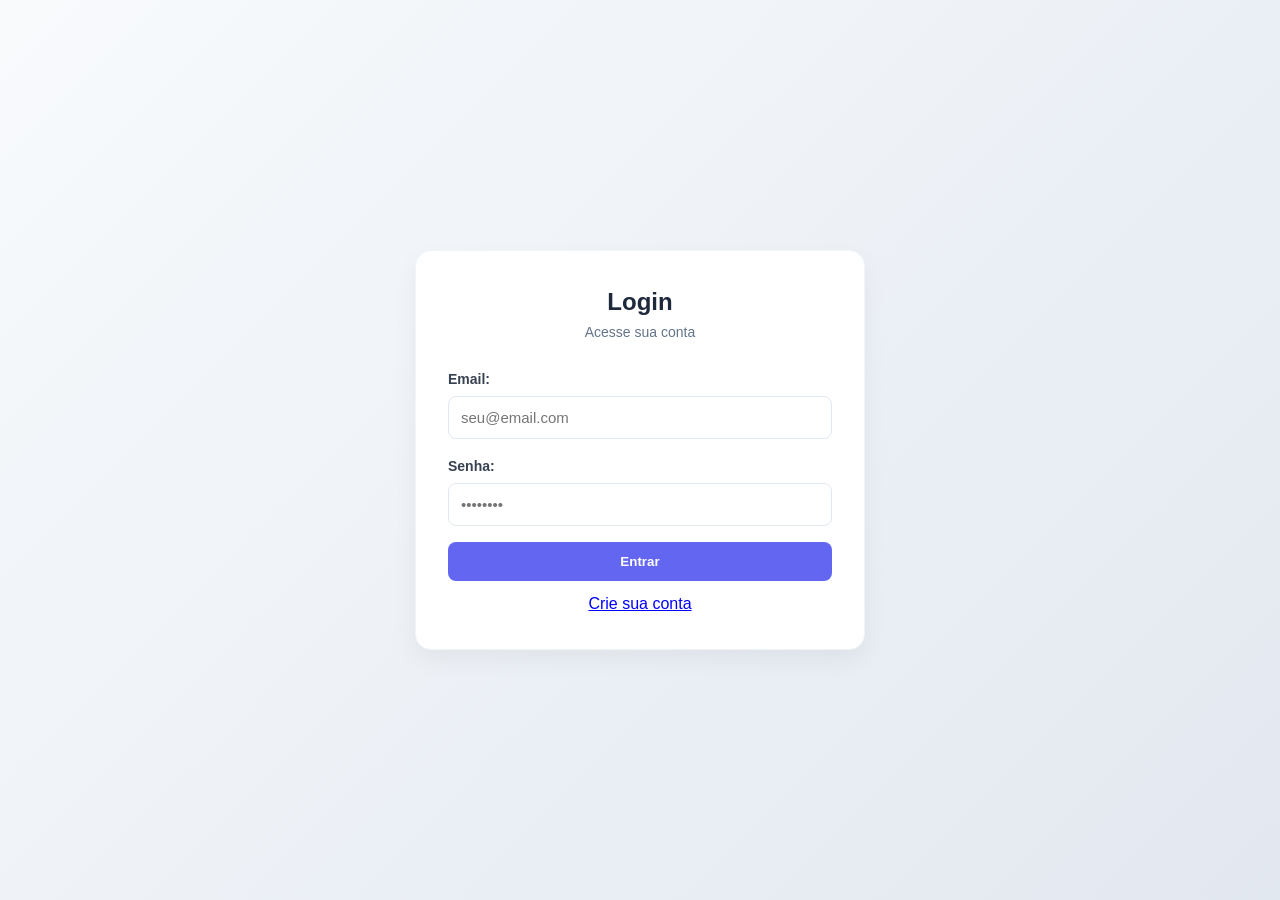
<file: demo/src/main/resources/static/index.html>
<!DOCTYPE html>
<html lang="en">
<head>
    <meta charset="UTF-8">
    <meta name="viewport" content="width=device-width, initial-scale=1.0">
    <title>Login</title>
    <link rel="stylesheet" href="style.css">
</head>
<body>
    <div class="container-main">
        <div class="card">
            <div class="page-header">
                <h1>Login</h1>
                <p>Acesse sua conta</p>
            </div>

            <form id="loginForm">
                <div class="form-group">
                    <label>Email:</label>
                    <input type="email" id="email" placeholder="seu@email.com" required>
                </div>

                <div class="form-group">
                    <label>Senha:</label>
                    <input type="password" id="password" placeholder="••••••••" required>
                </div>

                <button type="submit" class="btn btn-primary" id="loginBtn">
                    <span class="btn-text">Entrar</span>
                </button>
                <a class="register" href="cadastroUser.html">Crie sua conta</a>
            </form>

            <p id="message" class="alert" style="display:none; margin-top:15px;"></p>
        </div>
    </div>

    <script>
        const form = document.getElementById("loginForm");
        const message = document.getElementById("message");

        form.addEventListener("submit", async (e) => {
            e.preventDefault();
            message.style.display = "none";

            const email = document.getElementById("email").value;
            const password = document.getElementById("password").value;

            try {
                const response = await fetch("/login", {
                    method: "POST",
                    headers: { "Content-Type": "application/json" },
                    credentials: "include",
                    body: JSON.stringify({
                        email: email,
                        senha: password
                    })
                });

                const text = await response.text();
                
                if (response.ok) {
                    window.location.href = "home.html";
                } else {
                    message.innerText = text;
                    message.className = "alert alert-error";
                    message.style.display = "block";
                }

            } catch (err) {
                message.innerText = "Erro ao conectar com o servidor";
                message.className = "alert alert-error";
                message.style.display = "block";
            }
        });
    </script>
</body>
</html>
</file>
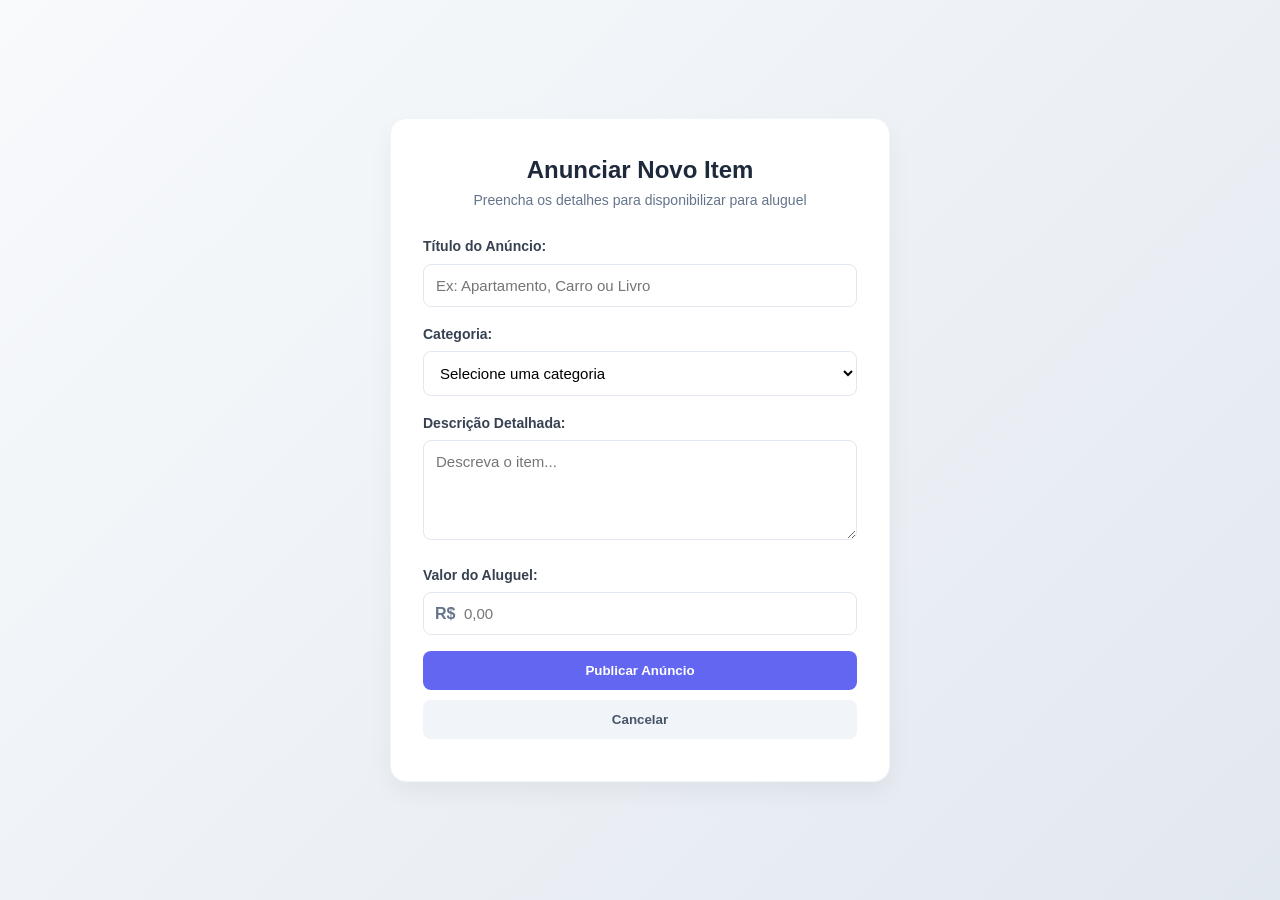
<file: demo/src/main/resources/static/cadastroItem.html>
<!DOCTYPE html>
<html lang="en">
<head>
    <meta charset="UTF-8">
    <meta name="viewport" content="width=device-width, initial-scale=1.0">
    <title>Anunciar Item - LocateHub</title>
    <link rel="stylesheet" href="style.css">
</head>
<body>
    <div class="container-main" style="max-width: 500px;">
        <div class="card">
            <div class="page-header">
                <h1>Anunciar Novo Item</h1>
                <p>Preencha os detalhes para disponibilizar para aluguel</p>
            </div>

            <form id="itemForm">
                <div class="form-group">
                    <label>Título do Anúncio:</label>
                    <input type="text" id="nomeItem" placeholder="Ex: Apartamento, Carro ou Livro" required>
                </div>

                <div class="form-group">
                    <label>Categoria:</label>
                    <select id="categoriaItem" required>
                        <option value="" disabled selected>Selecione uma categoria</option>
                        <option value="IMOVEL">Imóvel</option>
                        <option value="AUTOMOVEL">Automóvel</option>
                        <option value="ITEM">Item</option>
                    </select>
                </div>

                <div class="form-group">
                    <label>Descrição Detalhada:</label>
                    <textarea id="descricaoItem" placeholder="Descreva o item..." required></textarea>
                </div>

                <div class="form-group">
                    <label>Valor do Aluguel:</label>
                    <div class="input-group-price">
                        <span>R$</span>
                        <input type="number" id="precoItem" step="0.01" placeholder="0,00" required>
                    </div>
                </div>

                <button type="submit" class="btn btn-primary" id="saveItemBtn">Publicar Anúncio</button>
                <button type="button" onclick="window.location.href='home.html'" class="btn btn-secondary">Cancelar</button>
            </form>

            <p id="message" class="alert" style="display:none;"></p>
        </div>
    </div>

    <script>
        const itemForm = document.getElementById("itemForm");
        const message = document.getElementById("message");
        const btn = document.getElementById("saveItemBtn");

        itemForm.addEventListener("submit", async (e) => {
            e.preventDefault();
            btn.classList.add("loading");
            btn.innerText = "Enviando...";
            message.style.display = "none";

            const payload = {
                nome: document.getElementById("nomeItem").value,
                categoria: document.getElementById("categoriaItem").value,
                descricao: document.getElementById("descricaoItem").value,
                preco: parseFloat(document.getElementById("precoItem").value)
            };

            try {
                const response = await fetch("/itens", {
                    method: "POST",
                    headers: { "Content-Type": "application/json" },
                    credentials: "include",
                    body: JSON.stringify(payload)
                });

                if (response.ok) {
                    message.innerText = "Item cadastrado com sucesso!";
                    message.className = "alert alert-success";
                    message.style.display = "block";
                    itemForm.reset();
                } else {
                    const errorMsg = await response.text();
                    message.innerText = "Erro: " + errorMsg;
                    message.className = "alert alert-error";
                    message.style.display = "block";
                }
            } catch (err) {
                message.innerText = "Erro ao conectar.";
                message.className = "alert alert-error";
                message.style.display = "block";
            } finally {
                btn.classList.remove("loading");
                btn.innerText = "Publicar Anúncio";
            }
        });
    </script>
</body>
</html>
</file>
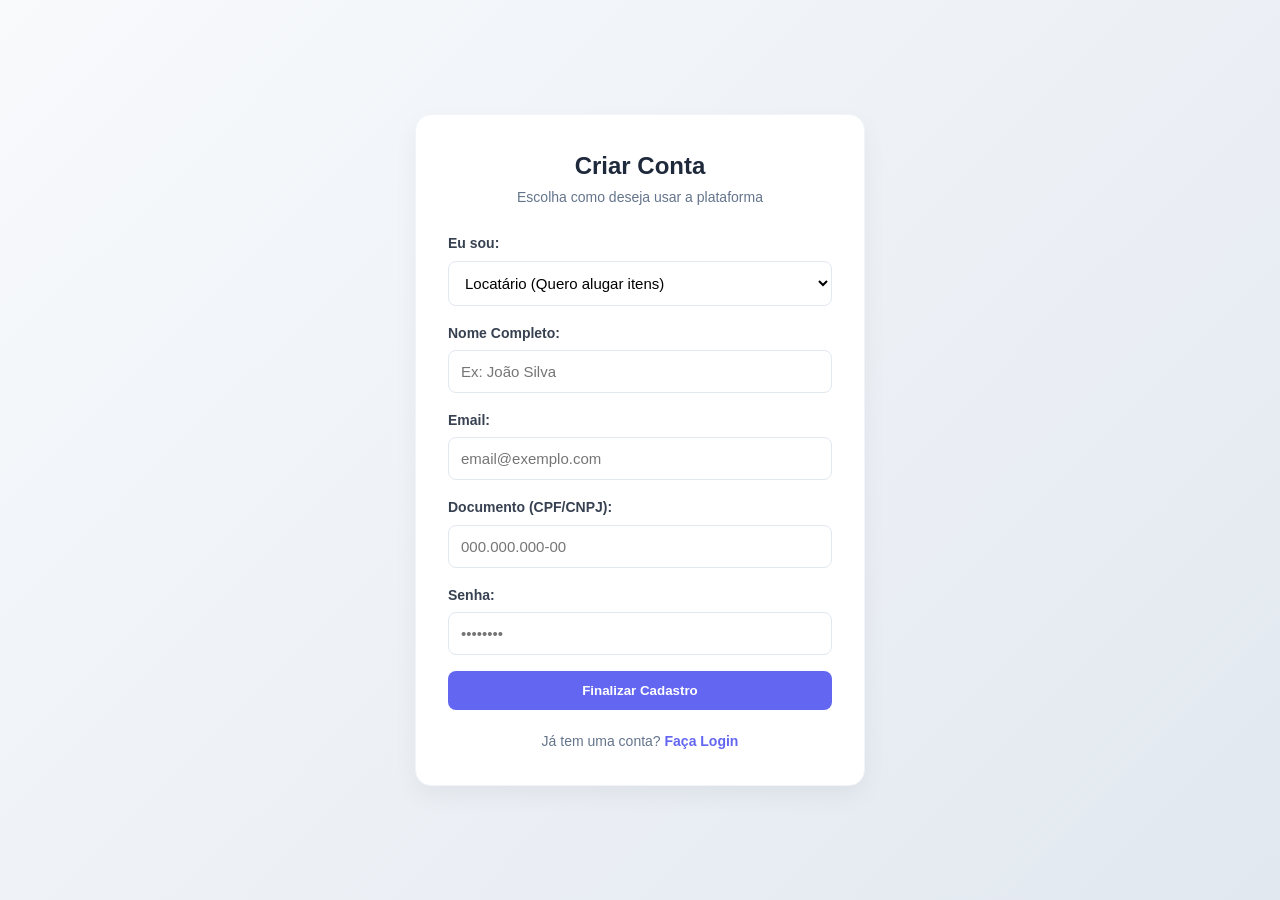
<file: demo/src/main/resources/static/cadastroUser.html>
<!DOCTYPE html>
<html lang="en">
<head>
    <meta charset="UTF-8">
    <meta name="viewport" content="width=device-width, initial-scale=1.0">
    <title>Cadastro - LocateHub</title>
    <link rel="stylesheet" href="style.css">
</head>
<body>
    <div class="container-main">
        <div class="card">
            <div class="page-header">
                <h1>Criar Conta</h1>
                <p>Escolha como deseja usar a plataforma</p>
            </div>

            <form id="registerForm">
                <div class="form-group">
                    <label>Eu sou:</label>
                    <select id="userType">
                        <option value="userLocatario">Locatário (Quero alugar itens)</option>
                        <option value="userLocador">Locador (Quero oferecer itens)</option>
                    </select>
                </div>

                <div class="form-group">
                    <label>Nome Completo:</label>
                    <input type="text" id="nome" placeholder="Ex: João Silva" required>
                </div>

                <div class="form-group">
                    <label>Email:</label>
                    <input type="email" id="email" placeholder="email@exemplo.com" required>
                </div>

                <div class="form-group">
                    <label>Documento (CPF/CNPJ):</label>
                    <input type="text" id="documento" placeholder="000.000.000-00" required>
                </div>

                <div class="form-group">
                    <label>Senha:</label>
                    <input type="password" id="password" placeholder="••••••••" required>
                </div>

                <button type="submit" class="btn btn-primary" id="registerBtn">
                    <span class="btn-text">Finalizar Cadastro</span>
                </button>
            </form>

            <p id="message" class="alert" style="display:none;"></p>

            <div style="text-align: center; margin-top: 20px;">
                <p style="font-size: 14px; color: #64748b;">
                    Já tem uma conta? <a href="login.html" style="color: #6366F1; text-decoration: none; font-weight: 600;">Faça Login</a>
                </p>
            </div>
        </div>
    </div>

    <script>
        const form = document.getElementById("registerForm");
        const message = document.getElementById("message");
        const btn = document.getElementById("registerBtn");

        form.addEventListener("submit", async (e) => {
            e.preventDefault();
            btn.classList.add("loading");
            btn.innerText = "Processando...";
            message.style.display = "none";

            console.log(document.getElementById("userType").value)

            const payload = {
                email: document.getElementById("email").value,
                senha: document.getElementById("password").value,
                documento: document.getElementById("documento").value,
                nome: document.getElementById("nome").value,
                locador: document.getElementById("userType").value === "userLocador"
            };

            try {
                const response = await fetch("/register", {
                    method: "POST",
                    headers: { "Content-Type": "application/json" },
                    body: JSON.stringify(payload)
                });

                if (response.ok) {
                    message.innerText = "Cadastro realizado!";
                    message.className = "alert alert-success";
                    message.style.display = "block";
                    setTimeout(() => window.location.href = "/", 2000);
                } else {
                    const errorText = await response.text();
                    message.innerText = errorText || "Erro ao cadastrar.";
                    message.className = "alert alert-error";
                    message.style.display = "block";
                    btn.classList.remove("loading");
                    btn.innerText = "Finalizar Cadastro";
                }
            } catch (err) {
                message.innerText = "Erro de conexão.";
                message.className = "alert alert-error";
                message.style.display = "block";
                btn.classList.remove("loading");
                btn.innerText = "Finalizar Cadastro";
            }
        });
    </script>
</body>
</html>
</file>
<file: demo/src/main/resources/static/style.css>
/* Padrão Visual Universal - LocateHub */

* {
    margin: 0;
    padding: 0;
    box-sizing: border-box;
}

body {
    font-family: -apple-system, BlinkMacSystemFont, 'Segoe UI', Roboto, sans-serif;
    background: linear-gradient(135deg, #f8fafc 0%, #e2e8f0 100%);
    min-height: 100vh;
    display: flex;
    align-items: center;
    justify-content: center;
    padding: 20px;
    line-height: 1.6;
}

.register {
    color: blue;
    display: block;
    text-align: center;
}

/* Container Principal */
.container-main {
    width: 100%;
    max-width: 450px;
}

/* Cartão Blanco Central */
.card {
    background: #ffffff;
    border-radius: 16px;
    padding: 32px;
    box-shadow: 0 10px 25px rgba(0, 0, 0, 0.05);
    border: 1px solid #f1f5f9;
}

/* Cabeçalho */
.page-header {
    text-align: center;
    margin-bottom: 24px;
}

.page-header h1 {
    color: #1e293b;
    font-size: 1.5rem;
    font-weight: 700;
}

.page-header p {
    color: #64748b;
    font-size: 14px;
}

/* Grupos de Formulário */
.form-group {
    margin-bottom: 16px;
}

.form-group label {
    display: block;
    font-size: 14px;
    font-weight: 600;
    color: #374151;
    margin-bottom: 6px;
}

/* Inputs, Selects e Textareas */
.form-input, 
.form-group input, 
.form-group select, 
.form-group textarea {
    width: 100%;
    border: 1.5px solid #e2e8f0;
    border-radius: 8px;
    padding: 12px;
    font-size: 15px;
    background-color: white;
    font-family: inherit;
    transition: all 0.2s;
}

.form-group textarea {
    resize: vertical;
    min-height: 100px;
}

.form-group input:focus, 
.form-group select:focus, 
.form-group textarea:focus {
    border-color: #6366F1;
    outline: none;
    box-shadow: 0 0 0 3px rgba(99, 102, 241, 0.1);
}

/* Grupo de Preço com Prefixo R$ */
.input-group-price {
    position: relative;
    display: flex;
    align-items: center;
}

.input-group-price span {
    position: absolute;
    left: 12px;
    color: #64748b;
    font-weight: 600;
    z-index: 1;
}

.input-group-price input {
    padding-left: 40px;
}

/* Botões */
.btn {
    width: 100%;
    padding: 12px;
    border-radius: 8px;
    font-weight: 600;
    cursor: pointer;
    transition: all 0.2s;
    border: none;
    display: flex;
    justify-content: center;
    align-items: center;
    margin-bottom: 10px;
}

.btn-primary {
    background: #6366F1;
    color: white;
}

.btn-primary:hover {
    background: #4f46e5;
    transform: translateY(-1px);
}

.btn-secondary {
    background: #f1f5f9;
    color: #475569;
}

/* Estado de Loading */
.btn.loading {
    opacity: 0.7;
    cursor: not-allowed;
    pointer-events: none;
}

/* Alertas */
.alert {
    padding: 12px;
    border-radius: 8px;
    font-size: 13px;
    margin-top: 15px;
    text-align: center;
}

.alert-success {
    background: #f0fdf4;
    border: 1px solid #bbf7d0;
    color: #166534;
}

.alert-error {
    background: #fef2f2;
    border: 1px solid #fecaca;
    color: #991b1b;
}
.dynamic-fields {
    animation: fadeIn 0.3s ease-out;
}

@keyframes fadeIn {
    from { opacity: 0; transform: translateY(-5px); }
    to { opacity: 1; transform: translateY(0); }
}

.type-fields small {
    display: block;
    color: #64748b;
    font-size: 11px;
    margin-top: 4px;
}
/* Layout do Dashboard */
.container-dashboard {
    width: 100%;
    max-width: 1100px;
    margin: 40px auto;
    padding: 0 20px;
}

.dashboard-header {
    display: flex;
    justify-content: space-between;
    align-items: center;
    margin-bottom: 30px;
}

.dashboard-header h1 {
    color: #1e293b;
    font-size: 24px;
}

.btn-add {
    width: auto !important;
    padding: 12px 24px !important;
}

/* Grid de Cards */
.grid-meus-ativos {
    display: grid;
    grid-template-columns: repeat(auto-fill, minmax(320px, 1fr));
    gap: 20px;
}

.ativo-card {
    background: #ffffff;
    border-radius: 12px;
    padding: 24px;
    border: 1px solid #e2e8f0;
    display: flex;
    flex-direction: column;
    justify-content: space-between;
    transition: transform 0.2s, box-shadow 0.2s;
}

.ativo-card:hover {
    transform: translateY(-4px);
    box-shadow: 0 10px 15px -3px rgba(0, 0, 0, 0.1);
}

/* Tipografia e Tags no Card */
.tag-tipo {
    font-size: 10px;
    font-weight: 800;
    padding: 4px 10px;
    border-radius: 20px;
    text-transform: uppercase;
    display: inline-block;
    margin-bottom: 12px;
}

.tag-automovel { background: #e0e7ff; color: #4338ca; }
.tag-imovel { background: #fef3c7; color: #92400e; }
.tag-item { background: #d1fae5; color: #065f46; }

.ativo-card h2 {
    font-size: 18px;
    color: #1e293b;
    margin-bottom: 8px;
}

.ativo-card p {
    color: #64748b;
    font-size: 14px;
    line-height: 1.5;
}

.preco {
    font-size: 20px;
    font-weight: 700;
    color: #6366F1;
    margin: 15px 0;
}

.preco span {
    font-size: 12px;
    color: #94a3b8;
}

/* Ações */
.card-actions {
    display: flex;
    gap: 12px;
    margin-top: 20px;
    border-top: 1px solid #f1f5f9;
    padding-top: 15px;
}

.btn-delete {
    background: #fee2e2 !important;
    color: #ef4444 !important;
}

.btn-delete:hover {
    background: #fecaca !important;
}

/* Estados Vazios */
.empty-state {
    grid-column: 1 / -1;
    text-align: center;
    padding: 60px;
    background: #f8fafc;
    border-radius: 16px;
    border: 2px dashed #cbd5e1;
    color: #64748b;
}

.loading-state {
    text-align: center;
    grid-column: 1 / -1;
    padding: 40px;
    color: #94a3b8;
}

/* =========================================
   FORMATAÇÃO DE DESCRIÇÕES (TEXTOS LONGOS)
   ========================================= */

/* 1. Na tela de Detalhes do Ativo: Mantém os parágrafos e "Enters" que o usuário digitou */
.page-header p#descricao {
    white-space: pre-wrap;
    text-align: left; /* Melhora a leitura de textos longos */
    margin-top: 15px;
    background: #f8fafc;
    padding: 15px;
    border-radius: 8px;
    border: 1px solid #e2e8f0;
}

/* 2. Nos Cards de Catálogo (ativos.html e meusAnuncios.html): Limita o texto a 3 linhas com "..." */
.asset-meta, .ativo-card p {
    display: -webkit-box;
    -webkit-line-clamp: 3; /* Número máximo de linhas antes de cortar */
    -webkit-box-orient: vertical;
    overflow: hidden;
    text-overflow: ellipsis;
    word-break: break-word; /* Impede que uma palavra gigante quebre a tela */
}
</file>
